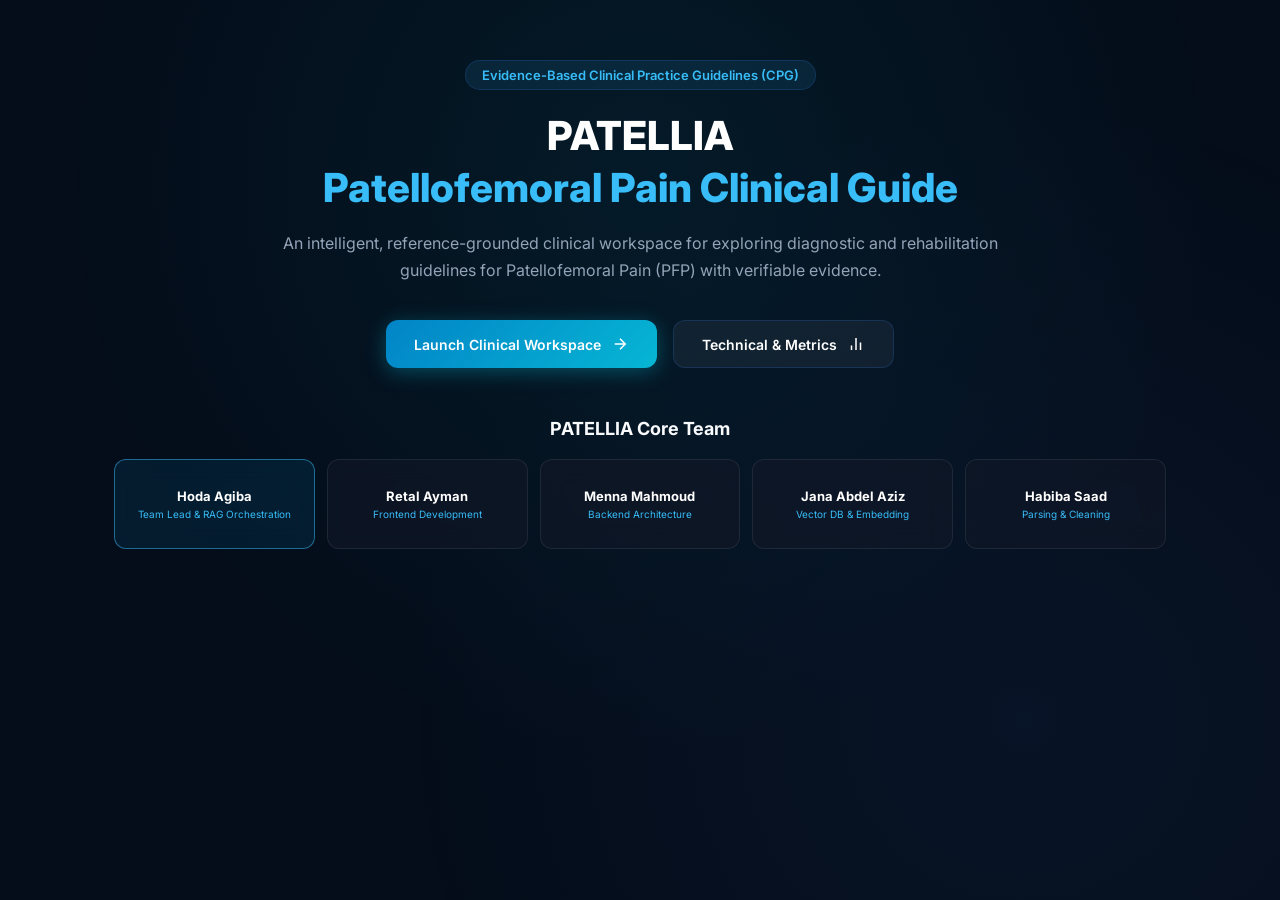
<file: templates/index.html>
<!DOCTYPE html>
<html lang="en" dir="ltr">
<head>
    <meta charset="UTF-8">
    <meta name="viewport" content="width=device-width, initial-scale=1.0">
    <title>PATELLIA - Clinical Decision Support System</title>
    <link href="https://fonts.googleapis.com/css2?family=Inter:wght@400;600;700;800&display=swap" rel="stylesheet">
    <link rel="stylesheet" href="/static/css/style.css">
</head>
<body>
    <div class="ambient-glow"></div>
    <div class="landing-wrap">
        <div class="hero-tag">Evidence-Based Clinical Practice Guidelines (CPG)</div>
        <h1 class="hero-title">PATELLIA<br><span style="color:var(--text-accent);">Patellofemoral Pain Clinical Guide</span></h1>
        <p class="hero-subtitle">
            An intelligent, reference-grounded clinical workspace for exploring diagnostic and rehabilitation guidelines for Patellofemoral Pain (PFP) with verifiable evidence.
        </p>

        <div style="display: flex; justify-content: center; gap: 16px; margin-bottom: 50px;">
            <a href="/guide" class="launch-cta">
                <span>Launch Clinical Workspace</span>
                <svg width="18" height="18" viewBox="0 0 24 24" fill="none" stroke="currentColor" stroke-width="2"><path d="M5 12h14M12 5l7 7-7 7"/></svg>
            </a>
            <a href="/technical" class="launch-cta secondary-cta">
                <span>Technical & Metrics</span>
                <svg width="18" height="18" viewBox="0 0 24 24" fill="none" stroke="currentColor" stroke-width="2"><path d="M18 20V10M12 20V4M6 20v-6"/></svg>
            </a>
        </div>

        <!-- Team Section with all 5 members in 1 single row -->
        <section class="team-section">
            <h2 class="team-title">PATELLIA Core Team</h2>
            <div class="team-grid">
                <div class="team-card lead">
                    <strong>Hoda Agiba</strong>
                    <div class="team-role">Team Lead & RAG Orchestration</div>
                </div>
                <div class="team-card">
                    <strong>Retal Ayman</strong>
                    <div class="team-role">Frontend Development</div>
                </div>
                <div class="team-card">
                    <strong>Menna Mahmoud</strong>
                    <div class="team-role">Backend Architecture</div>
                </div>
                <div class="team-card">
                    <strong>Jana Abdel Aziz</strong>
                    <div class="team-role">Vector DB & Embedding</div>
                </div>
                <div class="team-card">
                    <strong>Habiba Saad</strong>
                    <div class="team-role">Parsing & Cleaning</div>
                </div>
            </div>
        </section>
    </div>
</body>
</html>
</file>
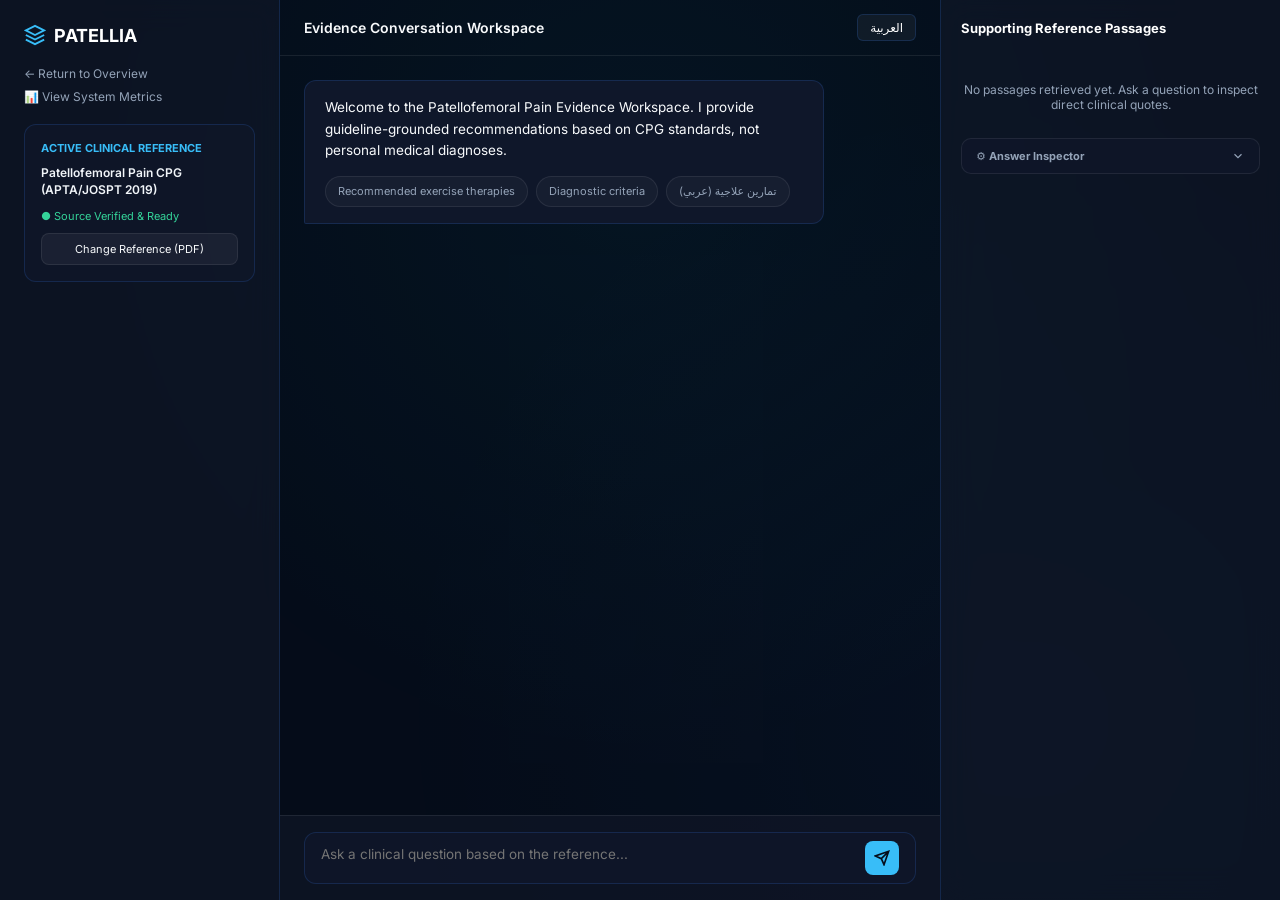
<file: templates/chat.html>
<!DOCTYPE html>
<html lang="en" dir="ltr">
<head>
    <meta charset="UTF-8">
    <meta name="viewport" content="width=device-width, initial-scale=1.0">
    <title>PATELLIA - Evidence Conversation Workspace</title>
    <link href="https://fonts.googleapis.com/css2?family=Inter:wght@400;500;600;700&display=swap" rel="stylesheet">
    <link rel="stylesheet" href="/static/css/style.css">
</head>
<body>
    <div class="ambient-glow"></div>

    <div class="workspace-layout">
        <!-- Source Sidebar -->
        <aside class="source-sidebar">
            <div class="logo-title">
                <svg width="22" height="22" viewBox="0 0 24 24" fill="none" stroke="#38bdf8" stroke-width="2"><path d="M12 2L2 7l10 5 10-5-10-5zM2 17l10 5 10-5M2 12l10 5 10-5"/></svg>
                PATELLIA
            </div>

            <div style="display:flex; flex-direction:column; gap:8px;">
                <a href="/" class="side-nav-link">← Return to Overview</a>
                <a href="/technical" class="side-nav-link">📊 View System Metrics</a>
            </div>

            <div class="ref-card">
                <span class="ref-label">Active Clinical Reference</span>
                <div class="ref-name" id="activeDocName">Patellofemoral Pain CPG (APTA/JOSPT 2019)</div>
                <div style="font-size:11px; color:#34d399;">● Source Verified & Ready</div>
                <button class="change-ref-btn" onclick="openUploadModal()">Change Reference (PDF)</button>
            </div>
        </aside>

        <!-- Main Conversation Area -->
        <main class="chat-workspace">
            <header class="workspace-header">
                <div style="font-size:14px; font-weight:600;" id="headerTitle">Evidence Conversation Workspace</div>
                <button onclick="toggleLang()" id="langBtn" class="lang-toggle-btn" aria-label="Toggle language">العربية</button>
            </header>

            <div class="workspace-messages" id="messagesList" aria-live="polite">
                <div class="msg-bubble msg-ai">
                    <p id="welcomeText">Welcome to the Patellofemoral Pain Evidence Workspace. I provide guideline-grounded recommendations based on CPG standards, not personal medical diagnoses.</p>
                    <div class="suggestions-wrap">
                        <div class="suggest-chip" onclick="applySuggestion('What are the recommended exercise therapies for Patellofemoral Pain?')">Recommended exercise therapies</div>
                        <div class="suggest-chip" onclick="applySuggestion('What are the primary diagnostic criteria for PFP?')">Diagnostic criteria</div>
                        <div class="suggest-chip" onclick="applySuggestion('ما هي أفضل التمارين العلاجية الموصى بها لألم الرضفة الفخذي؟')">تمارين علاجية (عربي)</div>
                    </div>
                </div>
            </div>

            <div class="chat-input-bar">
                <div class="input-container">
                    <textarea id="questionInput" placeholder="Ask a clinical question based on the reference..." rows="1"></textarea>
                    <button class="send-btn" id="sendBtn" onclick="handleSendAction()" aria-label="Send query">
                        <svg width="16" height="16" viewBox="0 0 24 24" fill="none" stroke="currentColor" stroke-width="2.5"><path d="M22 2L11 13M22 2l-7 20-4-9-9-4 20-7z"/></svg>
                    </button>
                </div>
            </div>
        </main>

        <!-- Right Evidence & Inspector Column -->
        <aside class="evidence-column">
            <div class="evidence-title" id="evidenceTitle">Supporting Reference Passages</div>
            <div id="evidenceListContainer" style="display:flex; flex-direction:column; gap:12px;">
                <div style="font-size:12px; color:var(--text-muted); text-align:center; margin-top:30px;" id="noEvidenceText">
                    No passages retrieved yet. Ask a question to inspect direct clinical quotes.
                </div>
            </div>

            <!-- Answer Inspector (Closed by default) -->
            <details class="answer-inspector" id="answerInspectorDetails">
                <summary class="inspector-summary" tabindex="0" role="button" aria-expanded="false">
                    <span>⚙️ Answer Inspector</span>
                    <svg class="summary-chevron" width="14" height="14" viewBox="0 0 24 24" fill="none" stroke="currentColor" stroke-width="2"><path d="M6 9l6 6 6-6"/></svg>
                </summary>
                <div class="inspector-content" id="inspectorBody">
                    <div class="inspector-empty">Submit a query to inspect live pipeline metadata.</div>
                </div>
            </details>
        </aside>
    </div>

    <!-- Upload Modal -->
    <div class="modal-overlay" id="uploadModal">
        <div class="modal-content">
            <h3 style="font-size:16px; margin-bottom:12px;">Upload Clinical Reference (PDF)</h3>
            <p style="font-size:12px; color:var(--text-muted); margin-bottom:16px;">Upload a verified clinical practice guideline regarding Patellofemoral Pain.</p>
            <input type="file" id="pdfFileInput" accept="application/pdf" style="margin-bottom:16px; font-size:12px; color:#fff;">
            <div id="uploadStatus" style="font-size:12px; margin-bottom:12px;"></div>
            <div style="display:flex; justify-content:flex-end; gap:8px;">
                <button class="change-ref-btn" onclick="closeUploadModal()">Cancel</button>
                <button class="change-ref-btn" style="background:var(--text-accent); color:#050d1a; font-weight:600;" onclick="submitPdf()">Process Reference</button>
            </div>
        </div>
    </div>

    <script src="/static/js/app.js"></script>
</body>
</html>
</file>
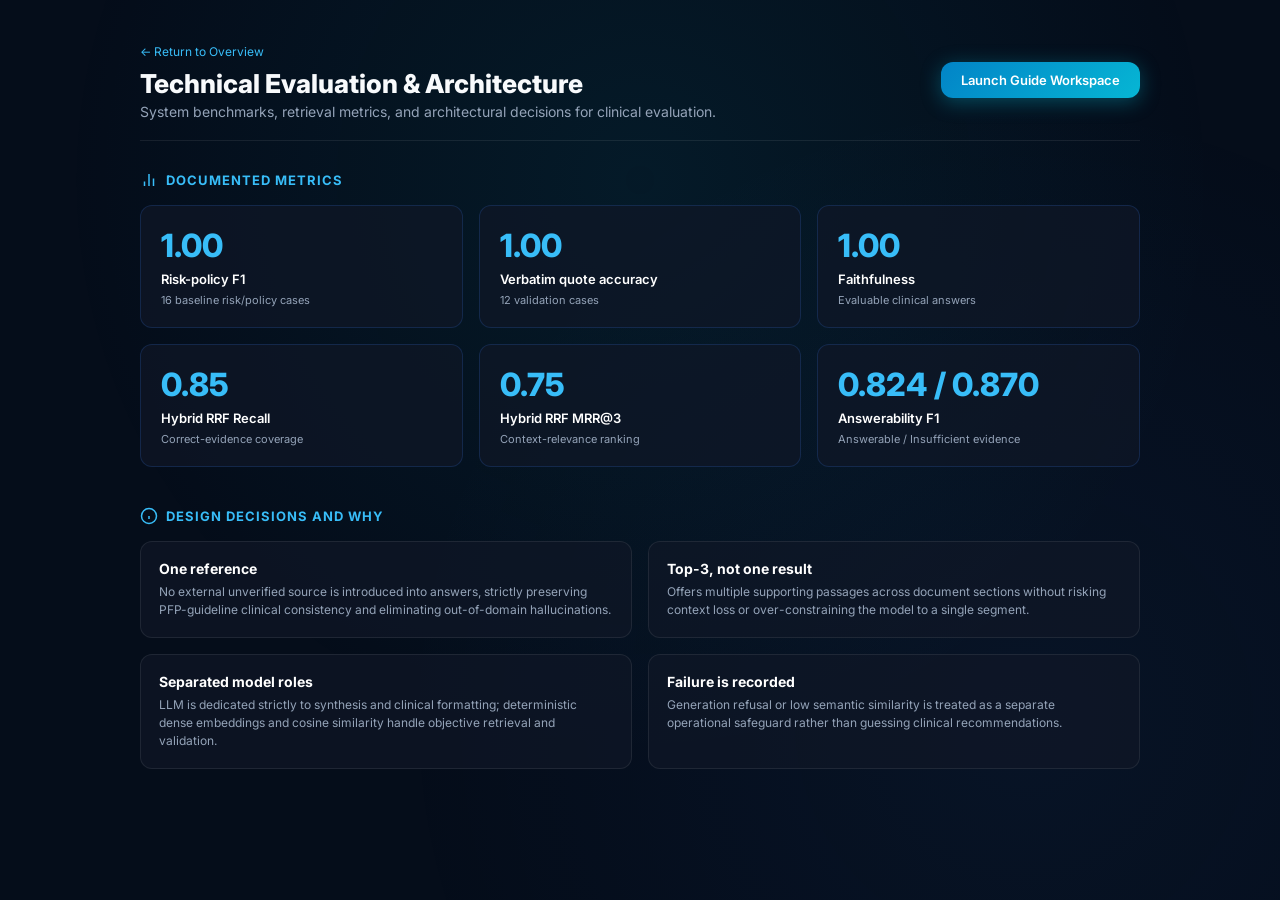
<file: templates/technical.html>
<!DOCTYPE html>
<html lang="en">
<head>
    <meta charset="UTF-8">
    <meta name="viewport" content="width=device-width, initial-scale=1.0">
    <title>PATELLIA - System Architecture & Technical Evaluation</title>
    <link href="https://fonts.googleapis.com/css2?family=Inter:wght@400;500;600;700;800&display=swap" rel="stylesheet">
    <link rel="stylesheet" href="/static/css/style.css">
</head>
<body class="technical-page">
    <div class="ambient-glow"></div>
    <div class="tech-container">
        <header class="tech-header">
            <div>
                <a href="/" class="back-link">← Return to Overview</a>
                <h1 style="font-size: 26px; font-weight: 800; margin-top: 8px;">Technical Evaluation & Architecture</h1>
                <p style="color: var(--text-muted); font-size: 14px; margin-top: 4px;">System benchmarks, retrieval metrics, and architectural decisions for clinical evaluation.</p>
            </div>
            <a href="/guide" class="launch-cta" style="padding: 10px 20px; font-size: 13px;">Launch Guide Workspace</a>
        </header>

        <!-- Documented Metrics Grid -->
        <div class="section-title">
            <svg width="18" height="18" viewBox="0 0 24 24" fill="none" stroke="currentColor" stroke-width="2"><path d="M18 20V10M12 20V4M6 20v-6"/></svg>
            DOCUMENTED METRICS
        </div>

        <div class="metrics-grid">
            <div class="metric-card">
                <div class="metric-val">1.00</div>
                <div class="metric-name">Risk-policy F1</div>
                <div class="metric-desc">16 baseline risk/policy cases</div>
            </div>
            <div class="metric-card">
                <div class="metric-val">1.00</div>
                <div class="metric-name">Verbatim quote accuracy</div>
                <div class="metric-desc">12 validation cases</div>
            </div>
            <div class="metric-card">
                <div class="metric-val">1.00</div>
                <div class="metric-name">Faithfulness</div>
                <div class="metric-desc">Evaluable clinical answers</div>
            </div>
            <div class="metric-card">
                <div class="metric-val">0.85</div>
                <div class="metric-name">Hybrid RRF Recall</div>
                <div class="metric-desc">Correct-evidence coverage</div>
            </div>
            <div class="metric-card">
                <div class="metric-val">0.75</div>
                <div class="metric-name">Hybrid RRF MRR@3</div>
                <div class="metric-desc">Context-relevance ranking</div>
            </div>
            <div class="metric-card">
                <div class="metric-val">0.824 / 0.870</div>
                <div class="metric-name">Answerability F1</div>
                <div class="metric-desc">Answerable / Insufficient evidence</div>
            </div>
        </div>

        <!-- Design Decisions Section -->
        <div class="section-title" style="margin-top: 40px;">
            <svg width="18" height="18" viewBox="0 0 24 24" fill="none" stroke="currentColor" stroke-width="2"><circle cx="12" cy="12" r="10"/><path d="M12 16v-4M12 8h.01"/></svg>
            DESIGN DECISIONS AND WHY
        </div>

        <div class="decisions-grid">
            <div class="decision-card">
                <div class="decision-title">One reference</div>
                <p class="decision-text">No external unverified source is introduced into answers, strictly preserving PFP-guideline clinical consistency and eliminating out-of-domain hallucinations.</p>
            </div>
            <div class="decision-card">
                <div class="decision-title">Top-3, not one result</div>
                <p class="decision-text">Offers multiple supporting passages across document sections without risking context loss or over-constraining the model to a single segment.</p>
            </div>
            <div class="decision-card">
                <div class="decision-title">Separated model roles</div>
                <p class="decision-text">LLM is dedicated strictly to synthesis and clinical formatting; deterministic dense embeddings and cosine similarity handle objective retrieval and validation.</p>
            </div>
            <div class="decision-card">
                <div class="decision-title">Failure is recorded</div>
                <p class="decision-text">Generation refusal or low semantic similarity is treated as a separate operational safeguard rather than guessing clinical recommendations.</p>
            </div>
        </div>
    </div>
</body>
</html>
</file>
<file: static/css/style.css>
:root {
    --bg-main: #050d1a;
    --bg-glass: rgba(17, 24, 39, 0.7);
    --border-glass: rgba(59, 130, 246, 0.18);
    --border-subtle: rgba(255, 255, 255, 0.08);
    --cyan-glow: rgba(6, 182, 212, 0.35);
    --text-primary: #f8fafc;
    --text-muted: #94a3b8;
    --text-accent: #38bdf8;
    --card-ai: #0f172a;
    --card-user: #0284c7;
    --badge-high: rgba(16, 185, 129, 0.15);
    --badge-high-txt: #34d399;
}

* { box-sizing: border-box; margin: 0; padding: 0; font-family: 'Inter', system-ui, -apple-system, sans-serif; }
body { background-color: var(--bg-main); color: var(--text-primary); min-height: 100vh; overflow-x: hidden; }

/* Focus states for keyboard accessibility */
button:focus-visible, a:focus-visible, summary:focus-visible, input:focus-visible, textarea:focus-visible {
    outline: 2px solid var(--text-accent);
    outline-offset: 2px;
}

.ambient-glow {
    position: fixed; top: 0; left: 0; width: 100vw; height: 100vh;
    background: radial-gradient(circle at 50% 20%, rgba(6, 182, 212, 0.08) 0%, transparent 60%),
                radial-gradient(circle at 80% 80%, rgba(59, 130, 246, 0.06) 0%, transparent 50%);
    pointer-events: none; z-index: 0;
}

/* Reduced Motion Compliance */
@media (prefers-reduced-motion: reduce) {
    *, ::before, ::after {
        animation-duration: 0.01ms !important;
        animation-iteration-count: 1 !important;
        transition-duration: 0.01ms !important;
        scroll-behavior: auto !important;
    }
}

/* Landing Page */
.landing-wrap { max-width: 1100px; margin: 0 auto; padding: 60px 24px; position: relative; z-index: 1; text-align: center; }
.hero-tag { display: inline-flex; align-items: center; gap: 8px; padding: 6px 16px; border-radius: 9999px; background: rgba(56, 189, 248, 0.1); border: 1px solid var(--border-glass); color: var(--text-accent); font-size: 13px; font-weight: 600; margin-bottom: 20px; }
.hero-title { font-size: 40px; font-weight: 800; line-height: 1.3; margin-bottom: 16px; color: #fff; }
.hero-subtitle { font-size: 16px; color: var(--text-muted); max-width: 720px; margin: 0 auto 36px; line-height: 1.7; }
.launch-cta { background: linear-gradient(135deg, #0284c7, #06b6d4); color: #fff; padding: 14px 28px; border-radius: 12px; font-weight: 600; text-decoration: none; display: inline-flex; align-items: center; gap: 10px; box-shadow: 0 4px 20px var(--cyan-glow); transition: transform 0.2s; font-size: 14px; }
.launch-cta:hover { transform: translateY(-2px); }
.secondary-cta { background: rgba(255, 255, 255, 0.05); border: 1px solid var(--border-glass); box-shadow: none; }
.secondary-cta:hover { background: rgba(255, 255, 255, 0.1); }

/* Team Section */
.team-section { margin-top: 40px; text-align: center; width: 100%; }
.team-title { font-size: 18px; font-weight: 700; margin-bottom: 20px; color: var(--text-primary); }
.team-grid {
    display: grid;
    grid-template-columns: repeat(5, 1fr);
    gap: 12px;
    width: 100%;
}
.team-card { background: var(--bg-glass); backdrop-filter: blur(12px); border: 1px solid var(--border-subtle); padding: 16px 10px; border-radius: 12px; text-align: center; display: flex; flex-direction: column; justify-content: center; min-height: 90px; }
.team-card.lead { border-color: rgba(56, 189, 248, 0.5); background: rgba(14, 165, 233, 0.1); }
.team-card strong { font-size: 13px; color: #fff; white-space: nowrap; }
.team-role { font-size: 10px; color: var(--text-accent); margin-top: 4px; line-height: 1.3; }

/* Workspace Layout */
.workspace-layout { display: flex; width: 100vw; height: 100vh; position: relative; z-index: 1; overflow: hidden; }
.source-sidebar { width: 280px; background: var(--bg-glass); backdrop-filter: blur(16px); border-right: 1px solid var(--border-glass); padding: 24px; display: flex; flex-direction: column; gap: 20px; }
.logo-title { font-size: 18px; font-weight: 700; color: #fff; display: flex; align-items: center; gap: 8px; }
.side-nav-link { font-size: 12px; color: var(--text-muted); text-decoration: none; transition: color 0.2s; }
.side-nav-link:hover { color: var(--text-accent); }
.ref-card { background: rgba(15, 23, 42, 0.8); border: 1px solid var(--border-glass); border-radius: 12px; padding: 16px; display: flex; flex-direction: column; gap: 10px; }
.ref-label { font-size: 11px; color: var(--text-accent); text-transform: uppercase; font-weight: 700; }
.ref-name { font-size: 12px; font-weight: 600; color: #f1f5f9; line-height: 1.4; }
.change-ref-btn { background: rgba(255, 255, 255, 0.05); color: var(--text-primary); border: 1px solid var(--border-subtle); padding: 8px; border-radius: 8px; font-size: 11px; cursor: pointer; transition: all 0.2s; }
.change-ref-btn:hover { background: rgba(255, 255, 255, 0.1); }

/* Center Chat Workspace */
.chat-workspace { flex: 1; display: flex; flex-direction: column; background: rgba(5, 13, 26, 0.4); }
.workspace-header { height: 56px; padding: 0 24px; border-bottom: 1px solid var(--border-subtle); display: flex; align-items: center; justify-content: space-between; }
.lang-toggle-btn { background: rgba(255,255,255,0.05); border: 1px solid var(--border-glass); color: #fff; padding: 5px 12px; border-radius: 6px; font-size: 12px; cursor: pointer; }
.workspace-messages { flex: 1; padding: 24px; overflow-y: auto; display: flex; flex-direction: column; gap: 18px; }

/* Suggestions */
.suggestions-wrap { display: flex; flex-wrap: wrap; gap: 8px; margin-top: 14px; }
.suggest-chip { background: rgba(255, 255, 255, 0.03); border: 1px solid var(--border-subtle); color: var(--text-muted); padding: 6px 12px; border-radius: 20px; font-size: 11px; cursor: pointer; transition: all 0.2s; }
.suggest-chip:hover { border-color: var(--text-accent); color: var(--text-primary); }

/* Message Bubbles */
.msg-bubble { max-width: 85%; border-radius: 12px; padding: 16px 20px; font-size: 13.5px; line-height: 1.6; animation: fadeIn 0.2s ease-out; }
.msg-user { align-self: flex-end; background: var(--card-user); color: #fff; border-bottom-right-radius: 2px; }
.msg-ai { align-self: flex-start; background: var(--card-ai); border: 1px solid var(--border-glass); color: var(--text-primary); border-bottom-left-radius: 2px; }
.confidence-tag { display: inline-flex; padding: 2px 8px; border-radius: 6px; font-size: 10px; font-weight: 600; margin-bottom: 8px; background: var(--badge-high); color: var(--badge-high-txt); }

/* AI Content Formatting */
.ai-rendered-content ul { margin: 8px 0 8px 20px; }
.ai-rendered-content li { margin-bottom: 4px; }
.ai-rendered-content strong { color: #38bdf8; }
.ai-rendered-content h3, .ai-rendered-content h4 { margin: 10px 0 4px; color: #fff; }

/* Input Bar & Stop Mode Button */
.chat-input-bar { padding: 16px 24px; background: var(--bg-glass); border-top: 1px solid var(--border-subtle); }
.input-container { display: flex; gap: 12px; background: rgba(15, 23, 42, 0.8); border: 1px solid var(--border-glass); border-radius: 12px; padding: 8px 16px; align-items: center; }
.input-container textarea { flex: 1; background: none; border: none; color: #fff; font-size: 13.5px; resize: none; outline: none; height: 24px; }
.send-btn { background: var(--text-accent); border: none; border-radius: 8px; width: 34px; height: 34px; display: flex; align-items: center; justify-content: center; cursor: pointer; color: #050d1a; transition: background-color 0.2s; }
.send-btn.stop-mode { background-color: #ef4444 !important; color: #ffffff !important; animation: pulse 1.5s infinite; }
.send-btn.stop-mode:hover { background-color: #dc2626 !important; }

/* Right Evidence Column */
.evidence-column { width: 340px; background: var(--bg-glass); backdrop-filter: blur(16px); border-left: 1px solid var(--border-glass); padding: 20px; overflow-y: auto; display: flex; flex-direction: column; gap: 16px; }
.evidence-title { font-size: 13px; font-weight: 700; color: #fff; }
.evidence-card { background: rgba(15, 23, 42, 0.7); border: 1px solid var(--border-subtle); border-radius: 10px; padding: 12px; display: flex; flex-direction: column; gap: 6px; font-size: 11.5px; }
.evidence-card-header { display: flex; justify-content: space-between; color: var(--text-accent); font-weight: 600; font-size: 10.5px; }
.evidence-quote { color: var(--text-muted); line-height: 1.4; }

/* Answer Inspector Component */
.answer-inspector {
    margin-top: 10px;
    background: rgba(15, 23, 42, 0.9);
    border: 1px solid var(--border-subtle);
    border-radius: 10px;
    overflow: hidden;
}
.inspector-summary {
    padding: 10px 14px;
    font-size: 11px;
    font-weight: 700;
    color: var(--text-muted);
    cursor: pointer;
    display: flex;
    justify-content: space-between;
    align-items: center;
    list-style: none;
    user-select: none;
}
.inspector-summary::-webkit-details-marker { display: none; }
.inspector-summary:hover { color: var(--text-accent); }
.summary-chevron { transition: transform 0.2s; }
details[open] .summary-chevron { transform: rotate(180deg); }

.inspector-content { padding: 12px 14px; border-top: 1px solid var(--border-subtle); font-size: 11px; display: flex; flex-direction: column; gap: 10px; }
.inspector-meta-grid { display: grid; grid-template-columns: 1fr 1fr; gap: 8px; }
.inspector-item { display: flex; flex-direction: column; gap: 2px; }
.inspector-key { color: var(--text-muted); font-size: 10px; }
.inspector-val { color: #fff; font-weight: 600; font-size: 11px; font-family: monospace; }
.inspector-val.highlight { color: #34d399; }
.inspector-subhead { font-size: 10.5px; font-weight: 700; color: var(--text-accent); margin-top: 4px; }
.inspector-retrieved-list { display: flex; flex-direction: column; gap: 8px; }
.inspector-chunk { background: rgba(255, 255, 255, 0.02); border: 1px solid var(--border-subtle); border-radius: 6px; padding: 8px; }
.inspector-chunk-head { display: flex; justify-content: space-between; font-weight: 600; color: #94a3b8; font-size: 10px; margin-bottom: 4px; }
.inspector-hash { font-family: monospace; color: var(--text-accent); }
.inspector-chunk-body { color: var(--text-muted); font-size: 10.5px; line-height: 1.35; }
.inspector-empty { color: var(--text-muted); font-size: 11px; font-style: italic; }

/* Technical Page */
.technical-page { padding: 40px 24px; }
.tech-container { max-width: 1000px; margin: 0 auto; position: relative; z-index: 1; }
.tech-header { display: flex; justify-content: space-between; align-items: center; margin-bottom: 30px; border-bottom: 1px solid var(--border-subtle); padding-bottom: 20px; }
.back-link { font-size: 12px; color: var(--text-accent); text-decoration: none; }
.section-title { font-size: 13px; font-weight: 700; color: var(--text-accent); letter-spacing: 1px; display: flex; align-items: center; gap: 8px; margin-bottom: 16px; }
.metrics-grid { display: grid; grid-template-columns: repeat(3, 1fr); gap: 16px; }
.metric-card { background: var(--bg-glass); border: 1px solid var(--border-glass); border-radius: 12px; padding: 20px; display: flex; flex-direction: column; gap: 6px; }
.metric-val { font-size: 32px; font-weight: 800; color: #38bdf8; }
.metric-name { font-size: 13px; font-weight: 600; color: #fff; }
.metric-desc { font-size: 11px; color: var(--text-muted); }
.decisions-grid { display: grid; grid-template-columns: repeat(2, 1fr); gap: 16px; }
.decision-card { background: var(--bg-glass); border: 1px solid var(--border-subtle); border-radius: 12px; padding: 18px; }
.decision-title { font-size: 14px; font-weight: 700; color: #fff; margin-bottom: 6px; }
.decision-text { font-size: 12px; color: var(--text-muted); line-height: 1.5; }

/* Modal */
.modal-overlay { position: fixed; inset: 0; background: rgba(0, 0, 0, 0.75); display: none; align-items: center; justify-content: center; z-index: 99; backdrop-filter: blur(4px); }
.modal-content { background: #0f172a; border: 1px solid var(--border-glass); border-radius: 16px; padding: 24px; width: 90%; max-width: 420px; }

/* RTL Adjustments */
[dir="rtl"] { text-align: right; }
[dir="rtl"] .source-sidebar { border-right: none; border-left: 1px solid var(--border-glass); }
[dir="rtl"] .evidence-column { border-left: none; border-right: 1px solid var(--border-glass); }
[dir="rtl"] .ai-rendered-content ul { margin: 8px 20px 8px 0; }

@keyframes pulse { 0%, 100% { opacity: 1; } 50% { opacity: 0.75; } }
@keyframes fadeIn { from { opacity: 0; transform: translateY(6px); } to { opacity: 1; transform: translateY(0); } }

@media (max-width: 900px) {
    .team-grid { grid-template-columns: repeat(2, 1fr); }
    .metrics-grid, .decisions-grid { grid-template-columns: 1fr; }
}
</file>
